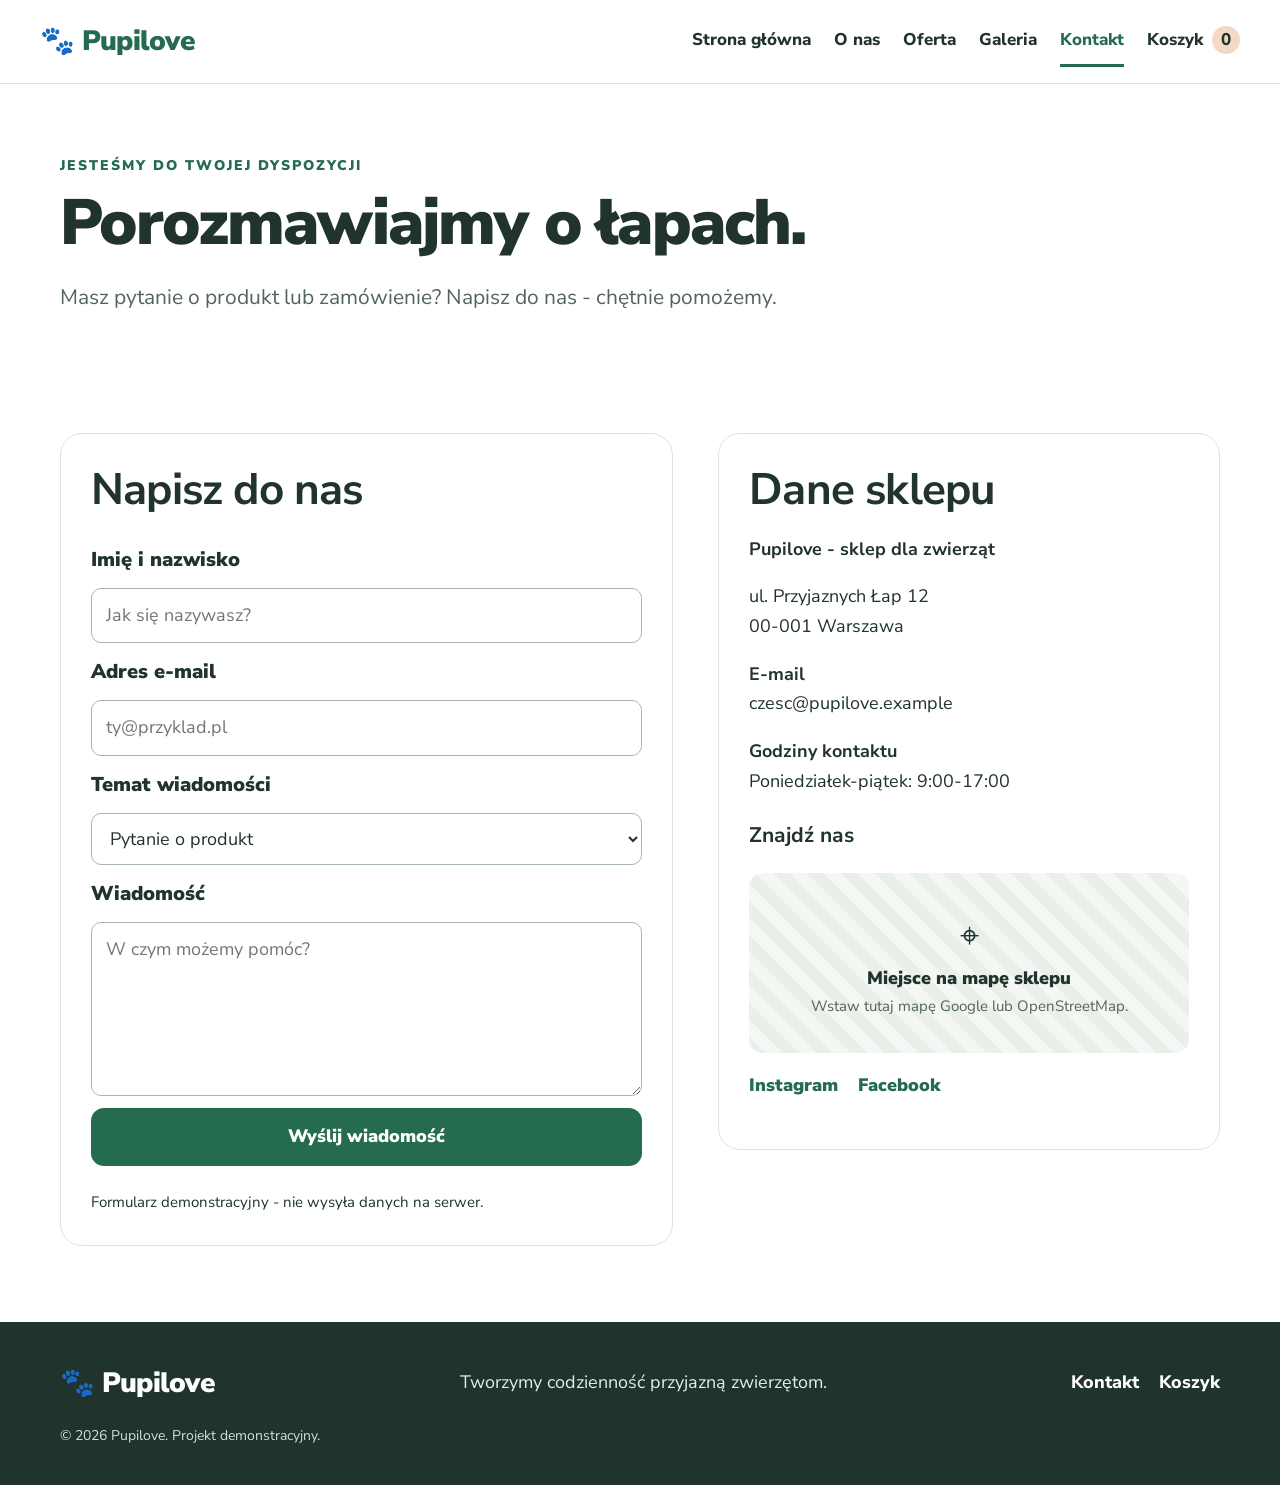
<file: kontakt.html>
<!doctype html><html lang="pl"><head><meta charset="utf-8"><meta name="viewport" content="width=device-width, initial-scale=1"><title>Kontakt - Pupilove</title><link rel="stylesheet" href="style.css"></head><body>
<header class="site-header"><a class="logo" href="index.html">🐾 Pupilove</a><button class="menu-toggle" aria-label="Otwórz menu">☰</button><nav class="nav"><a href="index.html">Strona główna</a><a href="o-nas.html">O nas</a><a href="oferta.html">Oferta</a><a href="galeria.html">Galeria</a><a class="active" href="kontakt.html">Kontakt</a><a class="cart-link" href="koszyk.html">Koszyk <span id="cart-count">0</span></a></nav></header>
<main><section class="page-hero container"><p class="eyebrow">JESTEŚMY DO TWOJEJ DYSPOZYCJI</p><h1>Porozmawiajmy o łapach.</h1><p class="lead">Masz pytanie o produkt lub zamówienie? Napisz do nas - chętnie pomożemy.</p></section>
<section class="container contact-layout section"><form id="contact-form" class="contact-form"><h2>Napisz do nas</h2><label for="name">Imię i nazwisko</label><input id="name" name="name" required placeholder="Jak się nazywasz?"><label for="email">Adres e-mail</label><input id="email" name="email" type="email" required placeholder="ty@przyklad.pl"><label for="topic">Temat wiadomości</label><select id="topic" name="topic"><option>Pytanie o produkt</option><option>Moje zamówienie</option><option>Współpraca</option><option>Inna sprawa</option></select><label for="message">Wiadomość</label><textarea id="message" name="message" rows="5" required placeholder="W czym możemy pomóc?"></textarea><button class="button" type="submit">Wyślij wiadomość</button><p id="contact-status" class="form-status" aria-live="polite"></p><small>Formularz demonstracyjny - nie wysyła danych na serwer.</small></form>
<div class="contact-info"><h2>Dane sklepu</h2><p><strong>Pupilove - sklep dla zwierząt</strong></p><p>ul. Przyjaznych Łap 12<br>00-001 Warszawa</p><p><strong>E-mail</strong><br>czesc@pupilove.example</p><p><strong>Godziny kontaktu</strong><br>Poniedziałek-piątek: 9:00-17:00</p><h3>Znajdź nas</h3><div class="map-placeholder"><span>⌖</span><p>Miejsce na mapę sklepu</p><small>Wstaw tutaj mapę Google lub OpenStreetMap.</small></div><p class="social-links"><a href="https://instagram.com/" target="_blank" rel="noreferrer">Instagram</a><a href="https://facebook.com/" target="_blank" rel="noreferrer">Facebook</a></p></div></section></main>
<footer class="footer"><div class="container footer-inner"><a class="logo" href="index.html">🐾 Pupilove</a><p>Tworzymy codzienność przyjazną zwierzętom.</p><div><a href="kontakt.html">Kontakt</a><a href="koszyk.html">Koszyk</a></div><small>© 2026 Pupilove. Projekt demonstracyjny.</small></div></footer><script src="script.js"></script></body></html>
</file>
<file: style.css>
@import url('https://fonts.googleapis.com/css2?family=Nunito+Sans:wght@400;500;600;700;800;900&display=swap');
:root{--ink:#20332d;--muted:#53645d;--green:#246b50;--green-dark:#174b38;--mint:#eaf4ed;--cream:#fbf8f1;--peach:#f4d9c7;--line:#dce5de;--white:#fff;--shadow:0 12px 36px rgba(32,51,45,.09)}
*{box-sizing:border-box}html{scroll-behavior:smooth}body{margin:0;font-family:"Nunito Sans",Arial,sans-serif;font-size:18px;line-height:1.65;color:var(--ink);background:#fff}img{display:block;max-width:100%;width:100%;object-fit:cover}a{color:inherit;text-decoration:none}button,input,select,textarea{font:inherit}button,a,select{touch-action:manipulation}.container{width:min(1160px,calc(100% - 48px));margin-inline:auto}.grid-12{display:grid;grid-template-columns:repeat(12,minmax(0,1fr));gap:28px}.site-header{min-height:84px;padding:14px max(24px,calc((100vw - 1200px)/2));display:flex;align-items:center;justify-content:space-between;gap:24px;border-bottom:1px solid var(--line);background:#fff;position:sticky;top:0;z-index:20}.logo{font-weight:900;font-size:28px;letter-spacing:-.7px;color:var(--green);white-space:nowrap}.nav{display:flex;align-items:center;gap:23px;font-size:17px;font-weight:800}.nav a{padding:10px 0;border-bottom:3px solid transparent}.nav a:hover,.nav a.active{color:var(--green);border-color:var(--green)}.cart-link span{display:inline-grid;place-items:center;min-width:28px;height:28px;padding:0 7px;border-radius:20px;background:var(--peach);color:var(--ink);margin-left:4px}.menu-toggle{display:none;background:var(--mint);border:0;border-radius:12px;min-width:48px;min-height:48px;font-size:25px}
.hero{width:min(1200px,calc(100% - 48px));margin:44px auto 70px;align-items:center}.hero-copy{grid-column:span 6;padding:30px 0}.hero-image{grid-column:span 6}.hero-image img{height:550px;border-radius:32px 110px 32px 32px}.eyebrow{font-size:14px;letter-spacing:2px;font-weight:900;color:var(--green);margin:0 0 12px}.hero h1,.page-hero h1,.landing-hero h1{font-size:clamp(42px,5vw,64px);line-height:1.08;letter-spacing:-1.8px;margin:0 0 22px;font-weight:900}.lead{font-size:21px;line-height:1.65;color:var(--muted);max-width:680px;margin:0 0 25px}.actions{display:flex;gap:12px;flex-wrap:wrap}.button{display:inline-flex;align-items:center;justify-content:center;min-height:52px;padding:12px 22px;border:2px solid var(--green);border-radius:13px;background:var(--green);color:#fff;font-size:18px;font-weight:900;cursor:pointer;text-align:center;transition:transform .15s,background .15s}.button:hover{background:var(--green-dark);transform:translateY(-1px)}.button-light{background:var(--mint);color:var(--green);border-color:var(--mint)}.button-light:hover{background:#dbece0}.button-outline{background:transparent;color:var(--green)}.button-outline:hover{color:#fff}.button-small{min-height:48px;padding:8px 15px;font-size:16px}.trust-row{display:flex;gap:22px;flex-wrap:wrap;margin-top:26px;font-size:16px;font-weight:800;color:var(--muted)}.section{padding-top:68px;padding-bottom:76px}.soft{background:var(--cream)}.section-heading{text-align:center;max-width:760px;margin:0 auto 35px}.section-heading h2,.banner h2,.split-section h2,.contact-layout h2{font-size:clamp(32px,3.6vw,44px);line-height:1.2;margin:0 0 14px;letter-spacing:-.8px}.section-heading p:not(.eyebrow){margin:0;color:var(--muted);font-size:19px}.category-grid{display:grid;grid-template-columns:repeat(3,minmax(0,1fr));gap:24px}.category-card{display:block;border:1px solid var(--line);border-radius:22px;overflow:hidden;background:#fff;padding-bottom:20px;transition:transform .2s,box-shadow .2s}.category-card:hover{transform:translateY(-4px);box-shadow:var(--shadow)}.category-card img{height:250px}.category-card span{display:block;font-size:27px;font-weight:900;padding:14px 20px 0}.category-card small{display:block;padding:0 20px;color:var(--muted);font-size:17px}.product-grid{display:grid;grid-template-columns:repeat(3,minmax(0,1fr));gap:24px}.product-card{background:#fff;border:1px solid var(--line);border-radius:20px;overflow:hidden;display:flex;flex-direction:column;min-width:0}.product-card img{height:245px;background:var(--mint)}.product-content{padding:20px;display:flex;flex-direction:column;gap:9px;flex:1}.product-category{font-size:13px;letter-spacing:1.3px;color:var(--green);font-weight:900;text-transform:uppercase}.product-content h3{font-size:23px;line-height:1.25;margin:0}.product-content p{margin:0;color:var(--muted);font-size:17px}.product-price{font-size:24px;font-weight:900;margin-top:auto;padding-top:8px}.product-options{display:grid;grid-template-columns:1fr 1fr;gap:10px}.product-options label{font-size:15px;font-weight:800}.product-options select{width:100%;min-height:44px;padding:6px;border:1px solid #aebdb3;border-radius:8px;background:white;font-size:16px}.product-card .button{width:100%;margin-top:8px}.center{text-align:center;margin-top:32px}.banner{display:grid;grid-template-columns:1fr 1fr;align-items:center;gap:40px;padding-top:70px;padding-bottom:70px}.banner img{height:360px;border-radius:24px}.banner p:not(.eyebrow){font-size:19px;color:var(--muted)}.page-hero{padding-top:70px;padding-bottom:25px}.page-hero h1{max-width:900px}.page-hero .lead{max-width:780px}.split-section{display:grid;grid-template-columns:1fr 1fr;gap:54px;align-items:center;padding-top:45px;padding-bottom:70px}.split-section img{height:420px;border-radius:26px}.split-section p{font-size:19px;color:var(--muted)}.value-grid,.review-grid{display:grid;grid-template-columns:repeat(3,minmax(0,1fr));gap:22px}.value-grid article{padding:28px;border-radius:20px;background:#fff;border:1px solid var(--line)}.value-grid article>span{font-size:36px;color:var(--green)}.value-grid h3{font-size:24px;margin:8px 0}.value-grid p{font-size:18px;color:var(--muted);margin:0}.team{padding-top:65px}.gallery-grid{display:grid;grid-template-columns:repeat(3,minmax(0,1fr));gap:22px}.gallery-grid figure{margin:0;background:var(--cream);border-radius:18px;overflow:hidden}.gallery-grid img{height:280px}.gallery-grid figcaption{padding:14px 18px;font-size:20px;font-weight:900}.contact-layout{display:grid;grid-template-columns:1.1fr .9fr;gap:45px;align-items:start}.contact-form,.contact-info{padding:30px;border:1px solid var(--line);border-radius:22px;background:#fff}.contact-form{display:flex;flex-direction:column;gap:12px}.contact-form label,.coupon label,.shop-controls label{font-size:20px;font-weight:900}.contact-form input,.contact-form select,.contact-form textarea,.coupon input{width:100%;min-height:52px;padding:12px 14px;border:1px solid #aab9ae;border-radius:10px;background:white;color:var(--ink);font-size:18px}.contact-form textarea{resize:vertical}.contact-info p{font-size:18px}.map-placeholder{min-height:180px;display:grid;place-content:center;text-align:center;border-radius:14px;background:repeating-linear-gradient(45deg,#e8f0e9,#e8f0e9 12px,#f4f7f3 12px,#f4f7f3 24px);padding:20px}.map-placeholder span{font-size:34px}.map-placeholder p{font-weight:900;margin:0}.map-placeholder small{color:var(--muted)}.social-links{display:flex;gap:20px;color:var(--green);font-weight:900}.form-status{font-weight:800;color:var(--green);margin:0}.footer{background:#20332d;color:#fff;padding:38px 0}.footer-inner{display:flex;align-items:center;justify-content:space-between;gap:18px;flex-wrap:wrap}.footer .logo{color:#fff}.footer p{margin:0;color:#e2eee6}.footer-inner div{display:flex;gap:20px;font-weight:800}.footer small{width:100%;color:#d2e0d6;font-size:14px}.shop-controls{display:flex;gap:18px;margin-bottom:26px;flex-wrap:wrap}.shop-controls label{display:grid;gap:6px}.shop-controls select{min-width:220px;min-height:48px;border:1px solid #aab9ae;border-radius:10px;padding:8px 12px;background:#fff;font-size:18px}.landing-hero{display:grid;grid-template-columns:1.05fr .95fr;gap:45px;align-items:center;padding-top:54px;padding-bottom:65px}.landing-hero img{height:530px;border-radius:30px}.countdown-wrap{margin:25px 0}.countdown-wrap>p{font-weight:900;margin:0 0 10px}.countdown{display:flex;gap:12px}.countdown span{min-width:75px;text-align:center;background:var(--mint);border-radius:12px;padding:10px}.countdown b{display:block;font-size:30px;line-height:1.2}.countdown small{font-size:14px}.review-grid blockquote{margin:0;background:#fff;border:1px solid var(--line);border-radius:18px;padding:24px;font-size:19px;font-weight:700}.review-grid cite{display:block;margin-top:16px;color:var(--green);font-size:16px;font-style:normal}.cart-layout{display:grid;grid-template-columns:minmax(0,1.55fr) minmax(300px,.8fr);gap:28px;align-items:start}.cart-notice{background:var(--mint);border-radius:12px;padding:15px 18px;font-weight:900;margin-bottom:18px}.cart-item{display:grid;grid-template-columns:115px minmax(0,1fr) auto;gap:18px;padding:20px 0;border-bottom:1px solid var(--line);align-items:center}.cart-item img{height:110px;border-radius:13px}.cart-item h3{font-size:21px;margin:0 0 5px}.cart-item p{margin:2px 0;color:var(--muted);font-size:16px}.cart-item select{min-height:38px;border:1px solid #aab9ae;border-radius:8px;padding:5px;font-size:16px;max-width:120px}.cart-item-total{text-align:right;font-size:20px;font-weight:900;white-space:nowrap}.qty-controls{display:inline-flex;align-items:center;gap:8px;margin-top:8px}.qty-controls button{width:42px;height:42px;border:1px solid #aab9ae;background:#fff;border-radius:9px;font-size:23px;font-weight:900;cursor:pointer}.qty-controls span{min-width:22px;text-align:center;font-weight:900}.remove-button{border:0;background:transparent;color:#a13f30;font-weight:900;text-decoration:underline;cursor:pointer;margin-top:6px;display:block}.cart-empty{padding:45px 20px;text-align:center;background:var(--cream);border-radius:18px}.cart-empty h2{font-size:28px}.summary{padding:25px;background:var(--cream);border:1px solid var(--line);border-radius:20px;position:sticky;top:105px}.summary h2{font-size:28px;margin:0 0 20px}.summary-line,.summary-total{display:flex;justify-content:space-between;gap:12px;padding:10px 0;font-size:17px}.summary-line strong{white-space:nowrap}.discount-line{color:var(--green)}.coupon{border-top:1px solid var(--line);border-bottom:1px solid var(--line);padding:18px 0;margin:12px 0}.coupon-row{display:flex;gap:8px;margin:8px 0}.coupon-row input{min-width:0}.coupon small,.summary>small{font-size:14px;color:var(--muted)}.summary-total{font-size:22px;font-weight:900;border-bottom:1px solid var(--line);padding:16px 0}.summary-total strong{font-size:25px}.delivery-note{font-size:15px;color:var(--muted)}.checkout-button{width:100%;margin:10px 0}.cart-actions{margin-top:22px}.recommendation-note{font-size:17px}
@media(min-width:1200px){.hero h1{font-size:66px}}
@media(max-width:900px){.site-header{padding:12px 24px}.menu-toggle{display:block}.nav{display:none;position:absolute;top:78px;left:0;right:0;background:#fff;padding:18px 24px 24px;box-shadow:var(--shadow);flex-direction:column;align-items:stretch;gap:4px}.nav.open{display:flex}.nav a{padding:9px 0}.hero-copy,.hero-image{grid-column:span 12}.hero{gap:8px;margin-top:25px}.hero-image img{height:400px;border-radius:24px}.product-grid,.category-grid,.gallery-grid{grid-template-columns:repeat(2,minmax(0,1fr))}.landing-hero{grid-template-columns:1fr}.landing-hero img{height:400px}.cart-layout{grid-template-columns:1fr}.summary{position:static}.contact-layout{grid-template-columns:1fr}.split-section{gap:30px}.footer-inner{justify-content:flex-start}}
@media(max-width:600px){body{font-size:18px}.container,.hero{width:calc(100% - 32px)}.site-header{padding:10px 16px;min-height:72px}.logo{font-size:25px}.hero h1,.page-hero h1,.landing-hero h1{font-size:42px}.hero{margin-bottom:35px}.hero-image img{height:300px}.lead{font-size:19px}.section{padding-top:48px;padding-bottom:52px}.category-grid,.product-grid,.gallery-grid,.value-grid,.review-grid{grid-template-columns:1fr}.category-card img{height:230px}.product-card img{height:260px}.banner,.split-section{grid-template-columns:1fr;gap:25px;padding-top:45px;padding-bottom:45px}.banner img,.split-section img{height:290px}.page-hero{padding-top:48px}.contact-form,.contact-info{padding:20px}.cart-item{grid-template-columns:82px minmax(0,1fr);gap:12px}.cart-item img{height:90px}.cart-item-total{grid-column:2;text-align:left;display:flex;align-items:center;gap:12px;flex-wrap:wrap}.cart-item h3{font-size:19px}.cart-item select{max-width:100px}.countdown{gap:6px}.countdown span{min-width:0;flex:1;padding:9px 4px}.countdown b{font-size:25px}.shop-controls{display:grid}.shop-controls select{width:100%;min-width:0}.footer-inner{flex-direction:column;align-items:flex-start}.footer-inner small{margin-top:10px}.actions .button{width:100%}}
</file>
